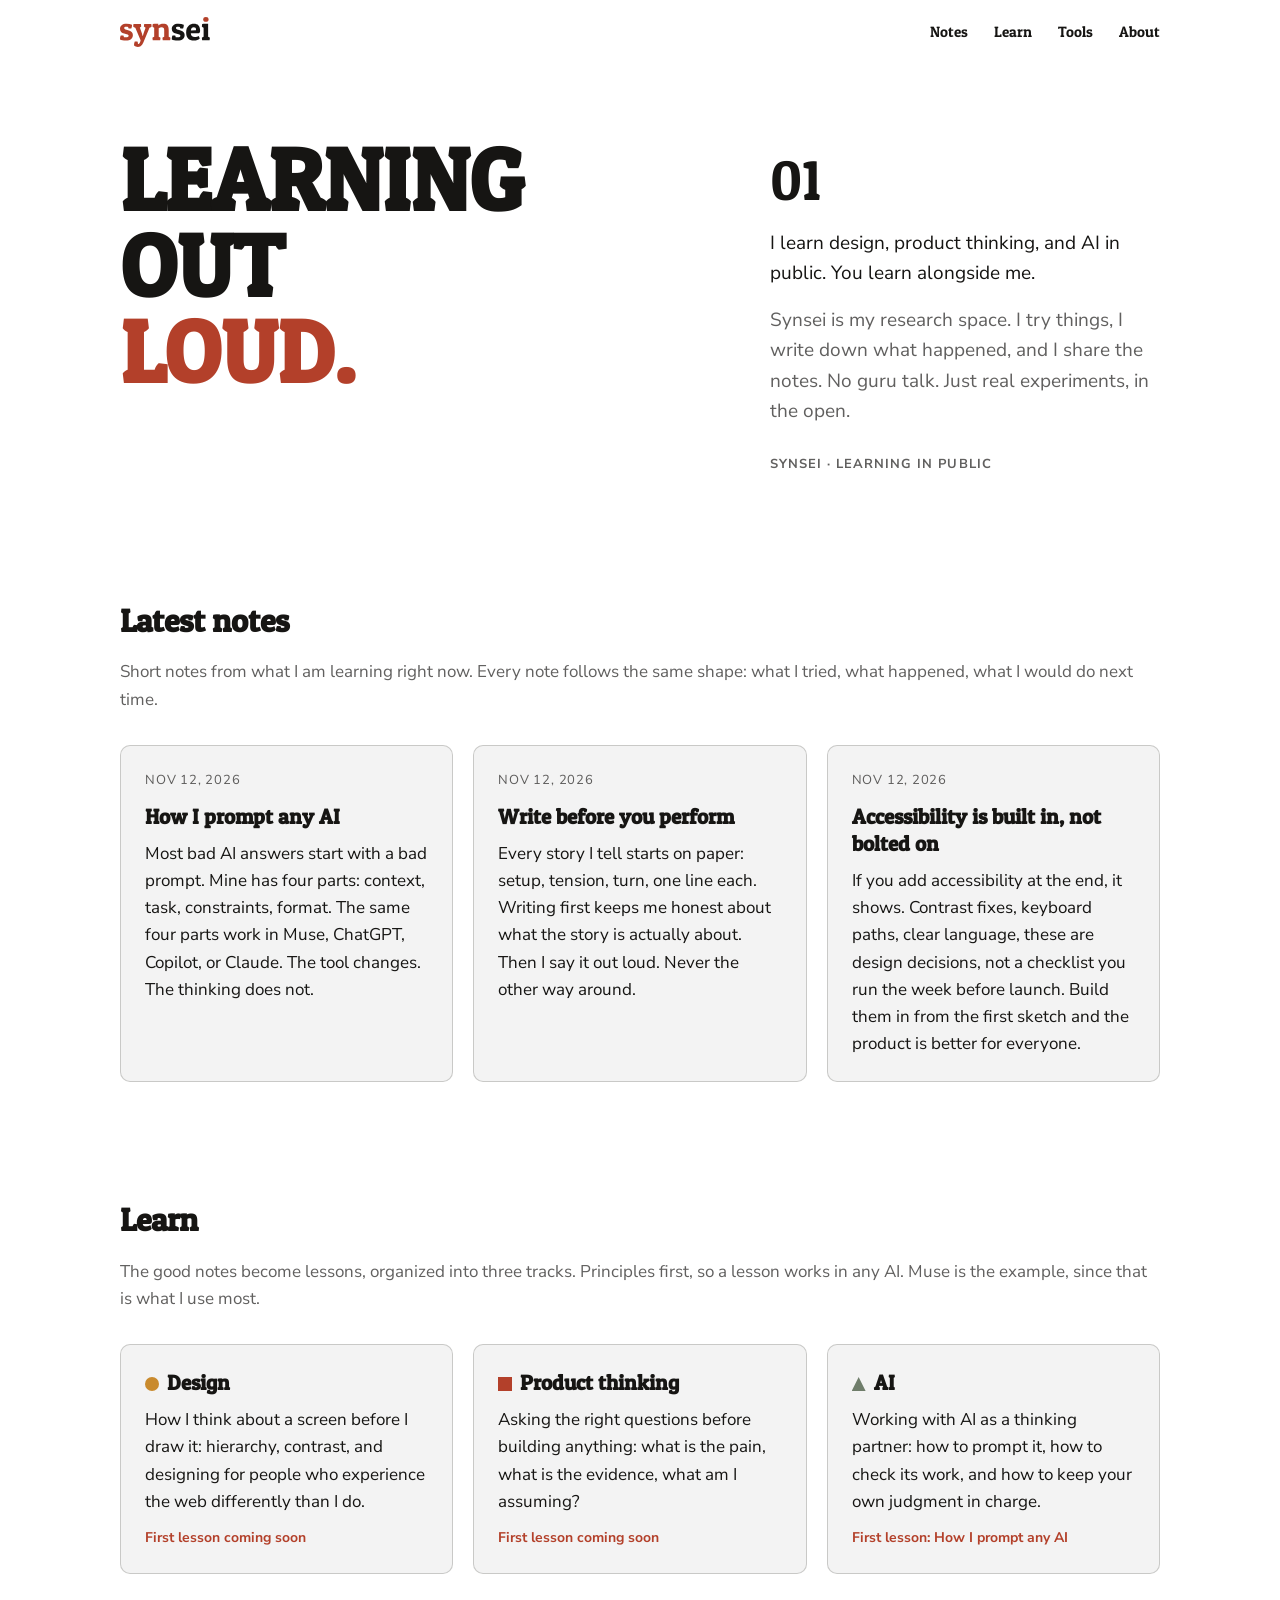
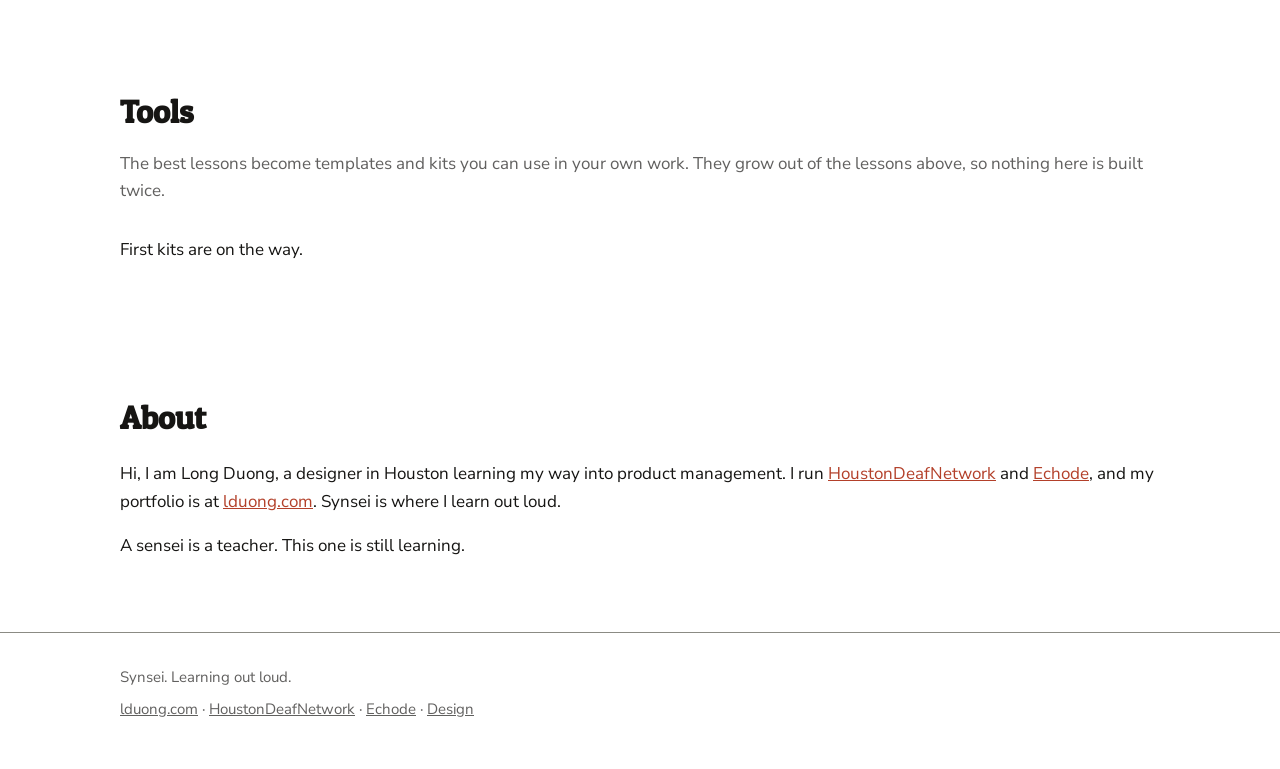
<file: index.html>
<!DOCTYPE html>
<html lang="en">
<head>
<meta charset="utf-8">
<meta name="viewport" content="width=device-width, initial-scale=1">
<title>Synsei — Learning out loud</title>
<meta name="description" content="A research space where Long Duong learns design, product thinking, and AI in public. You learn alongside him.">
<link rel="preconnect" href="https://fonts.googleapis.com">
<link rel="preconnect" href="https://fonts.gstatic.com" crossorigin>
<link href="https://fonts.googleapis.com/css2?family=Patua+One&family=Nunito+Sans:wght@400;600;700&display=swap" rel="stylesheet">
<link rel="stylesheet" href="styles.css?v=6">
<link rel="icon" type="image/svg+xml" href="synsei-icon.svg">
<script async src="https://www.googletagmanager.com/gtm.js?id=GTM-TKNXQMXL"></script>
<script>
  window.dataLayer = window.dataLayer || [];
  function gtag(){dataLayer.push(arguments);}
  gtag('js', new Date());
</script>
</head>
<body>
<a class="skip" href="#notes">Skip to latest notes</a>

<header class="site-header">
  <div class="wrap header-inner">
    <a class="wordmark" href="index.html"><img src="synsei-logo.svg" alt="Synsei" height="30"></a>
    <nav aria-label="Main">
      <a href="#notes">Notes</a>
      <a href="#learn">Learn</a>
      <a href="#tools">Tools</a>
      <a href="#about">About</a>
    </nav>
  </div>
</header>

<main>
  <section class="hero">
    <div class="wrap hero-inner">
      <h1 class="hero-display">Learning out<br><span class="hero-display-red">loud.</span></h1>
      <div class="hero-side">
        <p class="hero-number">01</p>
        <p class="hero-intro">I learn design, product thinking, and AI in public. You learn alongside me.</p>
        <p class="lede">Synsei is my research space. I try things, I write down what happened, and I share the notes. No guru talk. Just real experiments, in the open.</p>
        <p class="hero-label">Synsei · Learning in public</p>
      </div>
    </div>
  </section>

  <section id="notes" class="section">
    <div class="wrap">
      <h2>Latest notes</h2>
      <p class="section-intro">Short notes from what I am learning right now. Every note follows the same shape: what I tried, what happened, what I would do next time.</p>
      <div class="cards">
        <article class="card">
          <p class="card-date">Nov 12, 2026</p>
          <h3>How I prompt any AI</h3>
          <p>Most bad AI answers start with a bad prompt. Mine has four parts: context, task, constraints, format. The same four parts work in Muse, ChatGPT, Copilot, or Claude. The tool changes. The thinking does not.</p>
        </article>
        <article class="card">
          <p class="card-date">Nov 12, 2026</p>
          <h3>Write before you perform</h3>
          <p>Every story I tell starts on paper: setup, tension, turn, one line each. Writing first keeps me honest about what the story is actually about. Then I say it out loud. Never the other way around.</p>
        </article>
        <article class="card">
          <p class="card-date">Nov 12, 2026</p>
          <h3>Accessibility is built in, not bolted on</h3>
          <p>If you add accessibility at the end, it shows. Contrast fixes, keyboard paths, clear language, these are design decisions, not a checklist you run the week before launch. Build them in from the first sketch and the product is better for everyone.</p>
        </article>
      </div>
    </div>
  </section>

  <section id="learn" class="section">
    <div class="wrap">
      <h2>Learn</h2>
      <p class="section-intro">The good notes become lessons, organized into three tracks. Principles first, so a lesson works in any AI. Muse is the example, since that is what I use most.</p>
      <div class="cards">
        <article class="card">
          <h3><span class="track-shape circle" aria-hidden="true"></span>Design</h3>
          <p>How I think about a screen before I draw it: hierarchy, contrast, and designing for people who experience the web differently than I do.</p>
          <p class="card-status">First lesson coming soon</p>
        </article>
        <article class="card">
          <h3><span class="track-shape square" aria-hidden="true"></span>Product thinking</h3>
          <p>Asking the right questions before building anything: what is the pain, what is the evidence, what am I assuming?</p>
          <p class="card-status">First lesson coming soon</p>
        </article>
        <article class="card">
          <h3><span class="track-shape triangle" aria-hidden="true"></span>AI</h3>
          <p>Working with AI as a thinking partner: how to prompt it, how to check its work, and how to keep your own judgment in charge.</p>
          <p class="card-status">First lesson: How I prompt any AI</p>
        </article>
      </div>
    </div>
  </section>

  <section id="tools" class="section">
    <div class="wrap">
      <h2>Tools</h2>
      <p class="section-intro">The best lessons become templates and kits you can use in your own work. They grow out of the lessons above, so nothing here is built twice.</p>
      <p>First kits are on the way.</p>
    </div>
  </section>

  <section id="about" class="section">
    <div class="wrap">
      <h2>About</h2>
      <p>Hi, I am Long Duong, a designer in Houston learning my way into product management. I run <a href="https://www.houstondeafnetwork.com">HoustonDeafNetwork</a> and <a href="https://echode.com">Echode</a>, and my portfolio is at <a href="https://lduong.com">lduong.com</a>. Synsei is where I learn out loud.</p>
      <p>A sensei is a teacher. This one is still learning.</p>
    </div>
  </section>
</main>

<footer class="site-footer">
  <div class="wrap">
    <p>Synsei. Learning out loud.</p>
    <p><a href="https://lduong.com">lduong.com</a> &middot; <a href="https://www.houstondeafnetwork.com">HoustonDeafNetwork</a> &middot; <a href="https://echode.com">Echode</a> &middot; <a href="design/">Design</a></p>
  </div>
</footer>
</body>
</html>
</file>
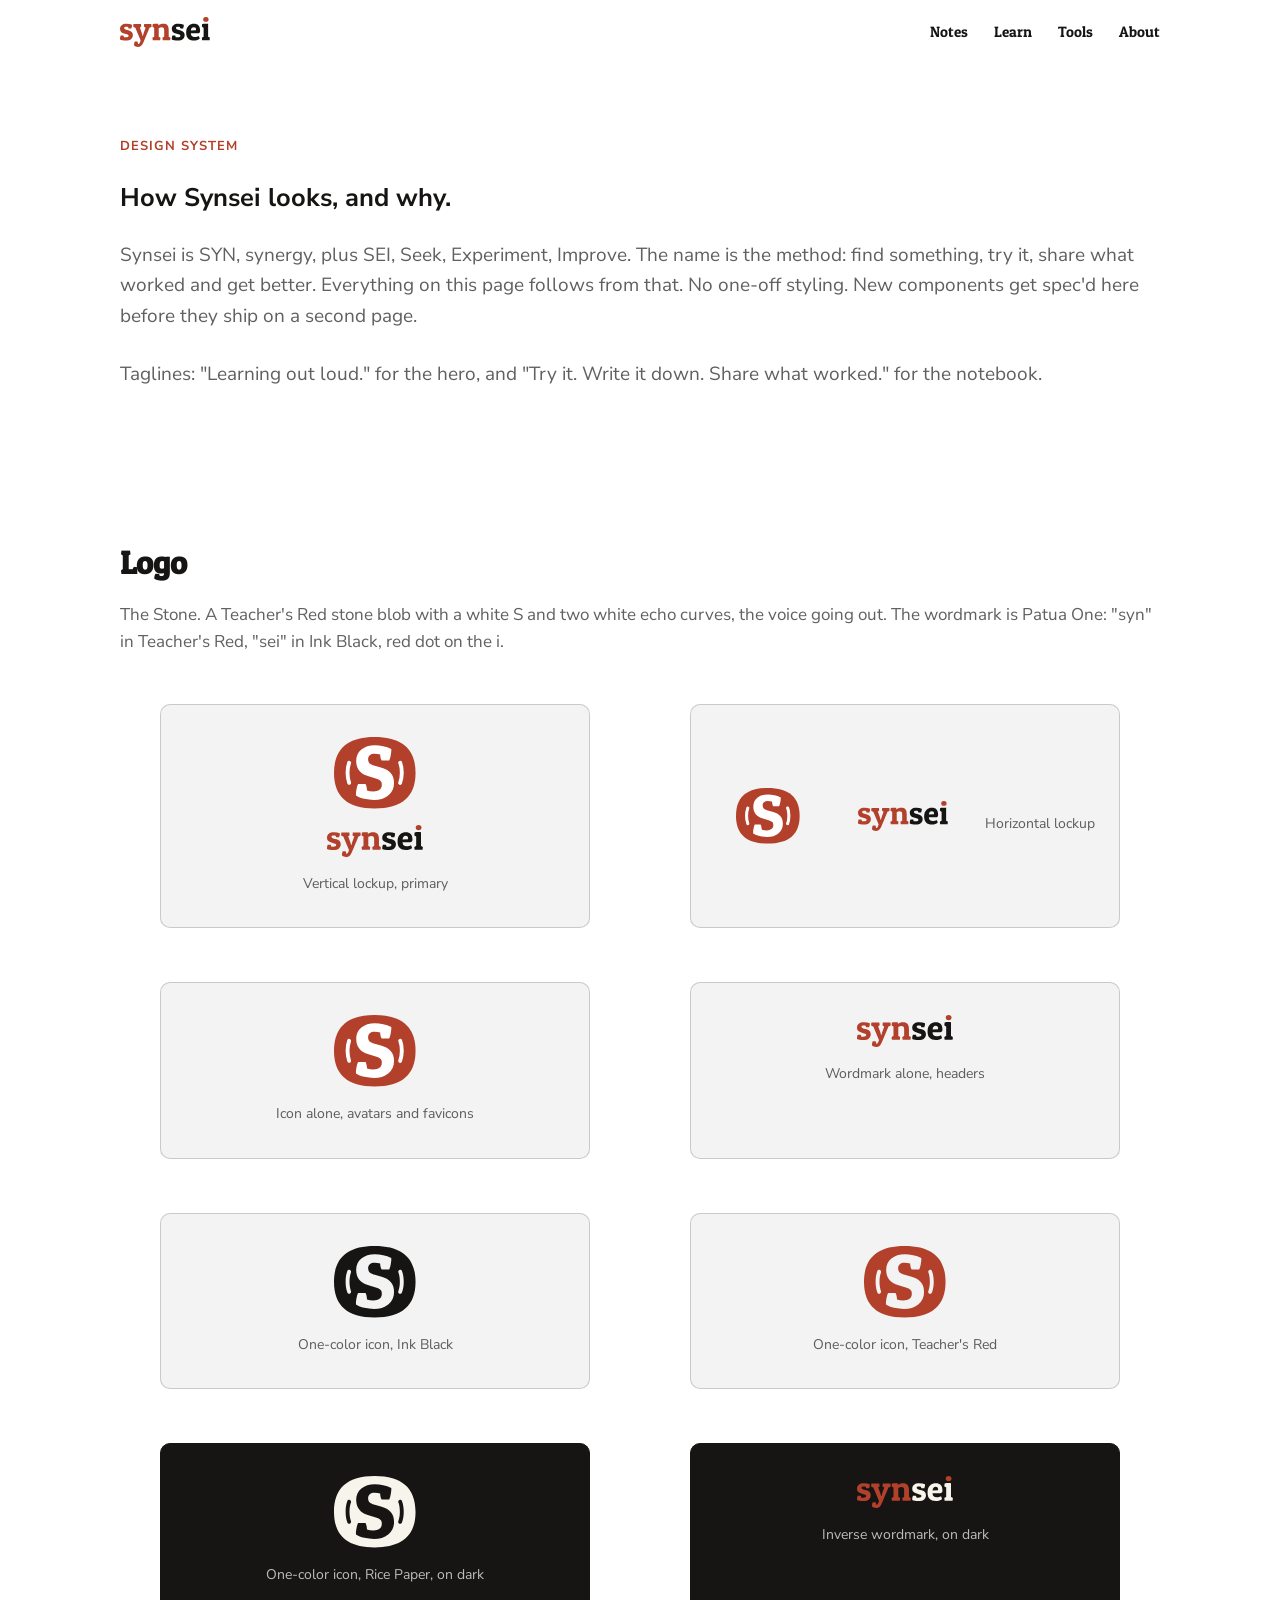
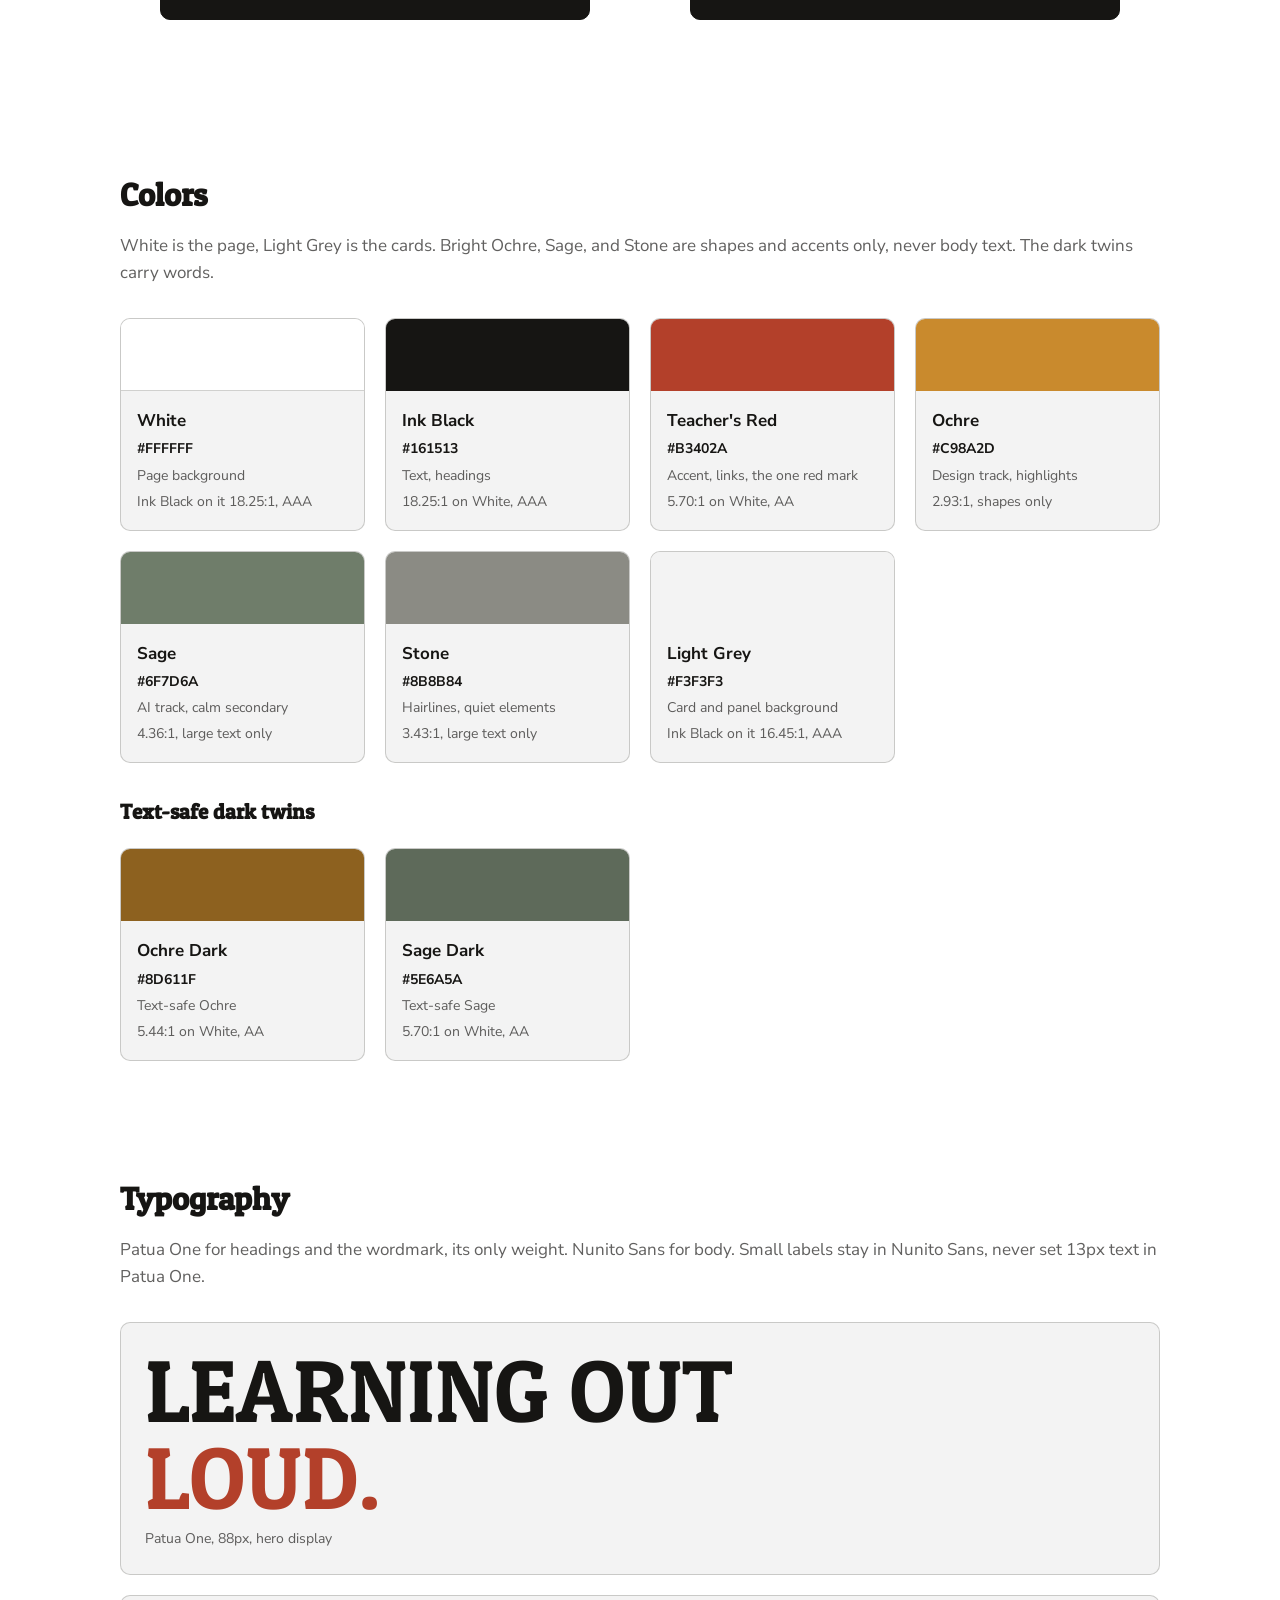
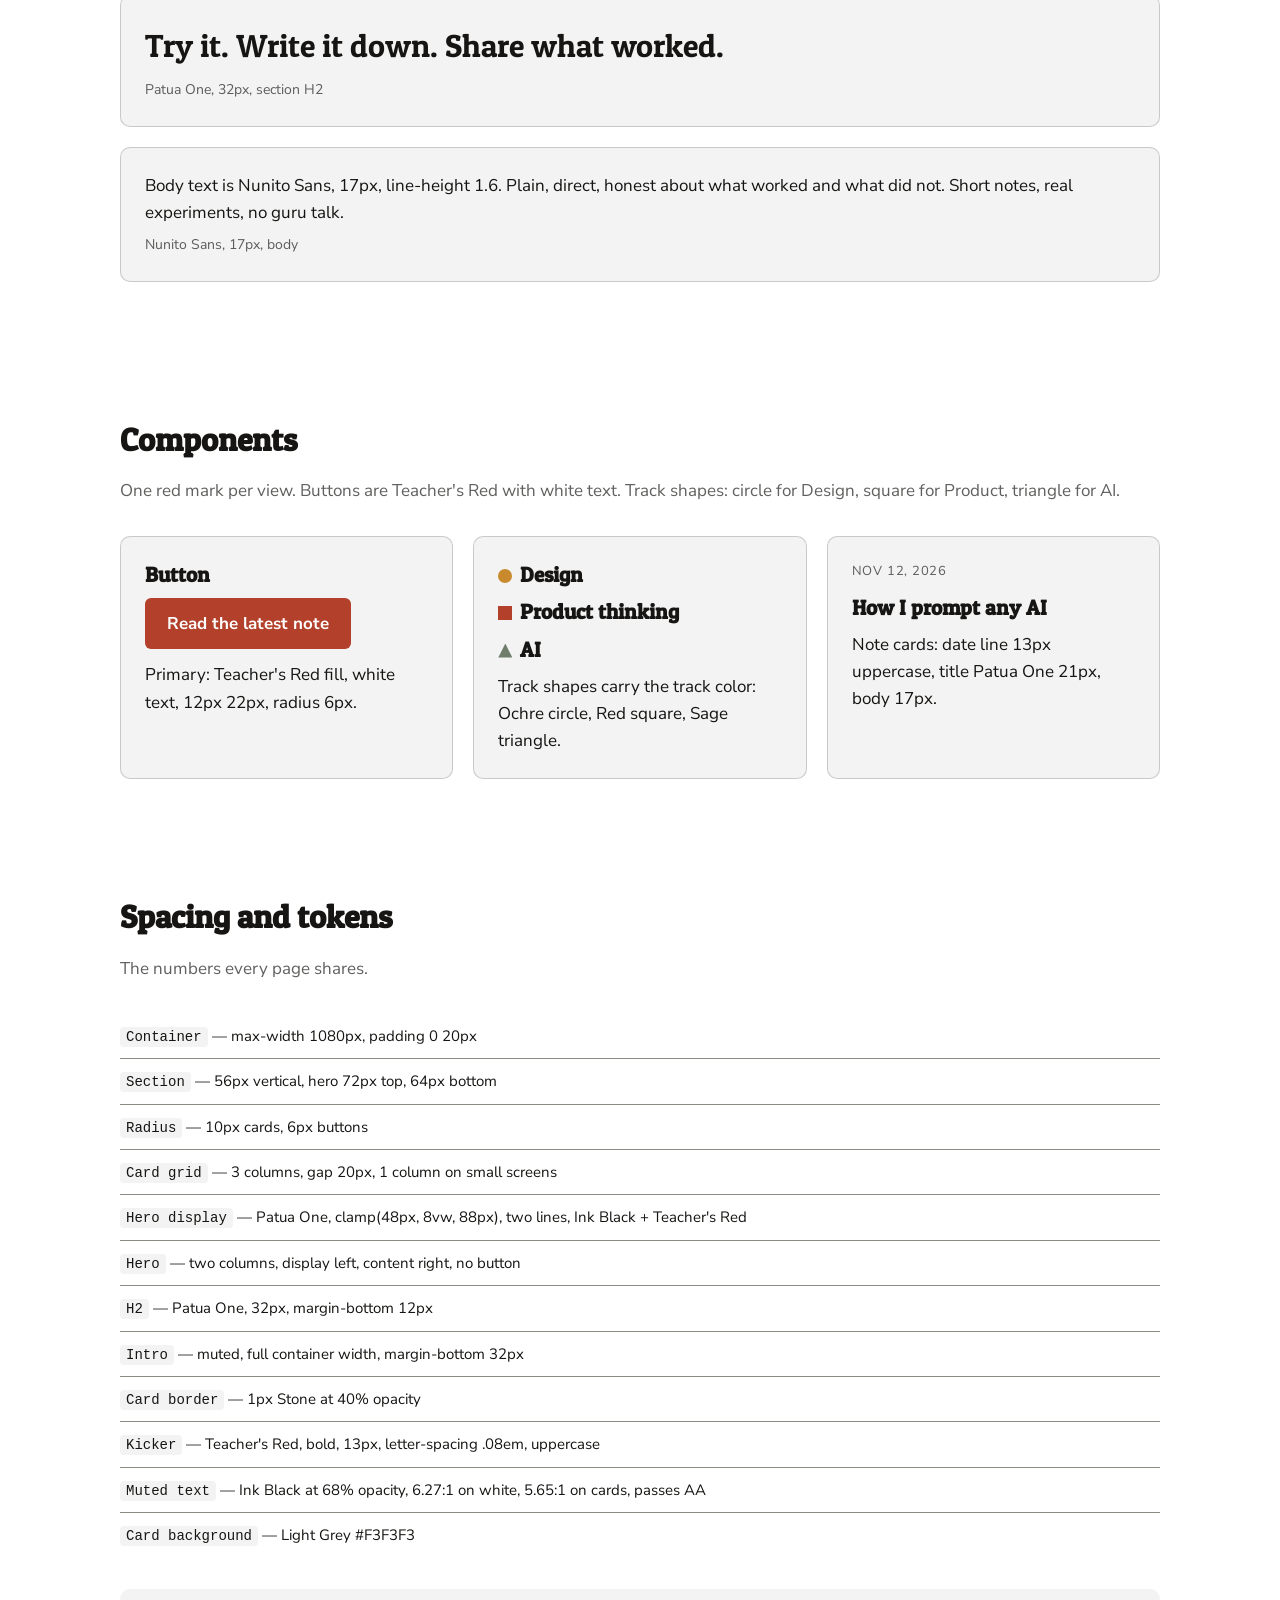
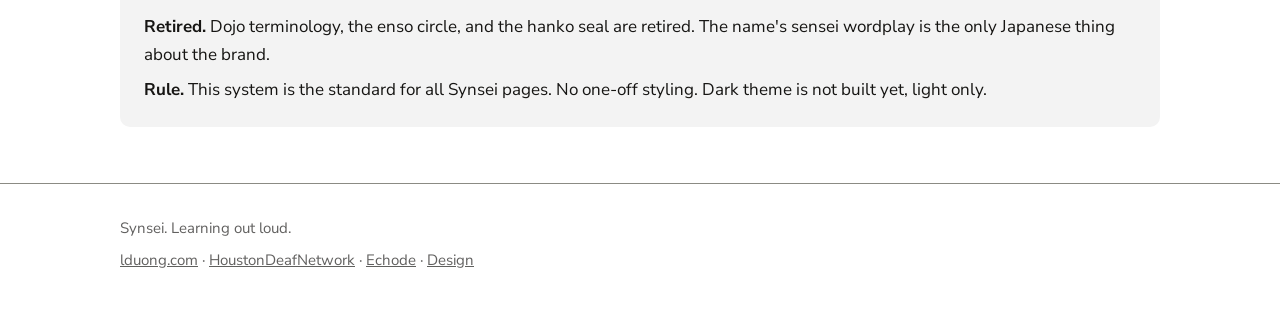
<file: design/index.html>
<!DOCTYPE html>
<html lang="en">
<head>
<meta charset="utf-8">
<meta name="viewport" content="width=device-width, initial-scale=1">
<title>Design — Synsei</title>
<meta name="description" content="The Synsei design system: the logo, colors, type, and components every page is built from.">
<link rel="preconnect" href="https://fonts.googleapis.com">
<link rel="preconnect" href="https://fonts.gstatic.com" crossorigin>
<link href="https://fonts.googleapis.com/css2?family=Patua+One&family=Nunito+Sans:wght@400;600;700&display=swap" rel="stylesheet">
<link rel="stylesheet" href="../styles.css?v=6">
<link rel="stylesheet" href="../design.css?v=5">
<link rel="icon" type="image/svg+xml" href="../synsei-icon.svg">
<script async src="https://www.googletagmanager.com/gtm.js?id=GTM-TKNXQMXL"></script>
<script>
  window.dataLayer = window.dataLayer || [];
  function gtag(){dataLayer.push(arguments);}
  gtag('js', new Date());
</script>
</head>
<body>
<a class="skip" href="#logo">Skip to the design system</a>

<header class="site-header">
  <div class="wrap header-inner">
    <a class="wordmark" href="../index.html"><img src="../synsei-logo.svg" alt="Synsei" height="30"></a>
    <nav aria-label="Main">
      <a href="../index.html#notes">Notes</a>
      <a href="../index.html#learn">Learn</a>
      <a href="../index.html#tools">Tools</a>
      <a href="../index.html#about">About</a>
    </nav>
  </div>
</header>

<main>
  <section class="hero">
    <div class="wrap">
      <p class="kicker">Design system</p>
      <h1>How Synsei looks, and why.</h1>
      <p class="lede">Synsei is SYN, synergy, plus SEI, Seek, Experiment, Improve. The name is the method: find something, try it, share what worked and get better. Everything on this page follows from that. No one-off styling. New components get spec'd here before they ship on a second page.</p>
      <p class="lede">Taglines: "Learning out loud." for the hero, and "Try it. Write it down. Share what worked." for the notebook.</p>
    </div>
  </section>

  <section id="logo" class="section">
    <div class="wrap">
      <h2>Logo</h2>
      <p class="section-intro">The Stone. A Teacher's Red stone blob with a white S and two white echo curves, the voice going out. The wordmark is Patua One: "syn" in Teacher's Red, "sei" in Ink Black, red dot on the i.</p>
      <div class="lockups">
        <figure class="lockup">
          <img class="lockup-icon" src="../synsei-icon.svg" alt="Synsei stone icon">
          <img class="lockup-word" src="../synsei-logo.svg" alt="Synsei wordmark">
          <figcaption>Vertical lockup, primary</figcaption>
        </figure>
        <figure class="lockup horizontal">
          <img class="lockup-icon" src="../synsei-icon.svg" alt="Synsei stone icon">
          <img class="lockup-word" src="../synsei-logo.svg" alt="Synsei wordmark">
          <figcaption>Horizontal lockup</figcaption>
        </figure>
        <figure class="lockup">
          <img class="lockup-icon" src="../synsei-icon.svg" alt="Synsei stone icon">
          <figcaption>Icon alone, avatars and favicons</figcaption>
        </figure>
        <figure class="lockup">
          <img class="lockup-word" src="../synsei-logo.svg" alt="Synsei wordmark">
          <figcaption>Wordmark alone, headers</figcaption>
        </figure>
      </div>
      <div class="lockups">
        <figure class="lockup">
          <img class="lockup-icon" src="../synsei-icon-black.svg" alt="Synsei icon in Ink Black">
          <figcaption>One-color icon, Ink Black</figcaption>
        </figure>
        <figure class="lockup">
          <img class="lockup-icon" src="../synsei-icon-red.svg" alt="Synsei icon in Teacher's Red">
          <figcaption>One-color icon, Teacher's Red</figcaption>
        </figure>
        <figure class="lockup dark">
          <img class="lockup-icon" src="../synsei-icon-rice-paper.svg" alt="Synsei icon in Rice Paper">
          <figcaption>One-color icon, Rice Paper, on dark</figcaption>
        </figure>
        <figure class="lockup dark">
          <img class="lockup-word" src="../synsei-wordmark-inverse.svg" alt="Synsei inverse wordmark">
          <figcaption>Inverse wordmark, on dark</figcaption>
        </figure>
      </div>
    </div>
  </section>

  <section id="colors" class="section">
    <div class="wrap">
      <h2>Colors</h2>
      <p class="section-intro">White is the page, Light Grey is the cards. Bright Ochre, Sage, and Stone are shapes and accents only, never body text. The dark twins carry words.</p>
      <div class="swatches">
        <article class="swatch">
          <div class="chip" style="background:#ffffff;border-bottom:1px solid var(--card-line)"></div>
          <div class="swatch-body">
            <h3>White</h3>
            <p class="hex">#FFFFFF</p>
            <p>Page background</p>
            <p>Ink Black on it 18.25:1, AAA</p>
          </div>
        </article>
        <article class="swatch">
          <div class="chip" style="background:#161513"></div>
          <div class="swatch-body">
            <h3>Ink Black</h3>
            <p class="hex">#161513</p>
            <p>Text, headings</p>
            <p>18.25:1 on White, AAA</p>
          </div>
        </article>
        <article class="swatch">
          <div class="chip" style="background:#b3402a"></div>
          <div class="swatch-body">
            <h3>Teacher's Red</h3>
            <p class="hex">#B3402A</p>
            <p>Accent, links, the one red mark</p>
            <p>5.70:1 on White, AA</p>
          </div>
        </article>
        <article class="swatch">
          <div class="chip" style="background:#c98a2d"></div>
          <div class="swatch-body">
            <h3>Ochre</h3>
            <p class="hex">#C98A2D</p>
            <p>Design track, highlights</p>
            <p>2.93:1, shapes only</p>
          </div>
        </article>
        <article class="swatch">
          <div class="chip" style="background:#6f7d6a"></div>
          <div class="swatch-body">
            <h3>Sage</h3>
            <p class="hex">#6F7D6A</p>
            <p>AI track, calm secondary</p>
            <p>4.36:1, large text only</p>
          </div>
        </article>
        <article class="swatch">
          <div class="chip" style="background:#8b8b84"></div>
          <div class="swatch-body">
            <h3>Stone</h3>
            <p class="hex">#8B8B84</p>
            <p>Hairlines, quiet elements</p>
            <p>3.43:1, large text only</p>
          </div>
        </article>
        <article class="swatch">
          <div class="chip" style="background:#f3f3f3"></div>
          <div class="swatch-body">
            <h3>Light Grey</h3>
            <p class="hex">#F3F3F3</p>
            <p>Card and panel background</p>
            <p>Ink Black on it 16.45:1, AAA</p>
          </div>
        </article>
        <h3 class="swatch-subtitle">Text-safe dark twins</h3>
        <article class="swatch">
          <div class="chip" style="background:#8d611f"></div>
          <div class="swatch-body">
            <h3>Ochre Dark</h3>
            <p class="hex">#8D611F</p>
            <p>Text-safe Ochre</p>
            <p>5.44:1 on White, AA</p>
          </div>
        </article>
        <article class="swatch">
          <div class="chip" style="background:#5e6a5a"></div>
          <div class="swatch-body">
            <h3>Sage Dark</h3>
            <p class="hex">#5E6A5A</p>
            <p>Text-safe Sage</p>
            <p>5.70:1 on White, AA</p>
          </div>
        </article>
      </div>
    </div>
  </section>

  <section id="type" class="section">
    <div class="wrap">
      <h2>Typography</h2>
      <p class="section-intro">Patua One for headings and the wordmark, its only weight. Nunito Sans for body. Small labels stay in Nunito Sans, never set 13px text in Patua One.</p>
      <div class="specimen">
        <p class="sample-display">Learning out<br><span class="hero-display-red">loud.</span></p>
        <p class="sample-note">Patua One, 88px, hero display</p>
      </div>
      <div class="specimen">
        <p class="sample-h2">Try it. Write it down. Share what worked.</p>
        <p class="sample-note">Patua One, 32px, section H2</p>
      </div>
      <div class="specimen">
        <p class="sample-body">Body text is Nunito Sans, 17px, line-height 1.6. Plain, direct, honest about what worked and what did not. Short notes, real experiments, no guru talk.</p>
        <p class="sample-note">Nunito Sans, 17px, body</p>
      </div>
    </div>
  </section>

  <section id="components" class="section">
    <div class="wrap">
      <h2>Components</h2>
      <p class="section-intro">One red mark per view. Buttons are Teacher's Red with white text. Track shapes: circle for Design, square for Product, triangle for AI.</p>
      <div class="cards">
        <article class="card">
          <h3>Button</h3>
          <p><a class="button" href="#components">Read the latest note</a></p>
          <p>Primary: Teacher's Red fill, white text, 12px 22px, radius 6px.</p>
        </article>
        <article class="card">
          <h3><span class="track-shape circle" aria-hidden="true"></span>Design</h3>
          <h3><span class="track-shape square" aria-hidden="true"></span>Product thinking</h3>
          <h3><span class="track-shape triangle" aria-hidden="true"></span>AI</h3>
          <p>Track shapes carry the track color: Ochre circle, Red square, Sage triangle.</p>
        </article>
        <article class="card">
          <p class="card-date">Nov 12, 2026</p>
          <h3>How I prompt any AI</h3>
          <p>Note cards: date line 13px uppercase, title Patua One 21px, body 17px.</p>
        </article>
      </div>
    </div>
  </section>

  <section id="tokens" class="section">
    <div class="wrap">
      <h2>Spacing and tokens</h2>
      <p class="section-intro">The numbers every page shares.</p>
      <ul class="tokens">
        <li><code>Container</code> — max-width 1080px, padding 0 20px</li>
        <li><code>Section</code> — 56px vertical, hero 72px top, 64px bottom</li>
        <li><code>Radius</code> — 10px cards, 6px buttons</li>
        <li><code>Card grid</code> — 3 columns, gap 20px, 1 column on small screens</li>
        <li><code>Hero display</code> — Patua One, clamp(48px, 8vw, 88px), two lines, Ink Black + Teacher's Red</li>
        <li><code>Hero</code> — two columns, display left, content right, no button</li>
        <li><code>H2</code> — Patua One, 32px, margin-bottom 12px</li>
        <li><code>Intro</code> — muted, full container width, margin-bottom 32px</li>
        <li><code>Card border</code> — 1px Stone at 40% opacity</li>
        <li><code>Kicker</code> — Teacher's Red, bold, 13px, letter-spacing .08em, uppercase</li>
        <li><code>Muted text</code> — Ink Black at 68% opacity, 6.27:1 on white, 5.65:1 on cards, passes AA</li>
        <li><code>Card background</code> — Light Grey #F3F3F3</li>
      </ul>
      <div class="design-note" style="margin-top:32px">
        <p><strong>Retired.</strong> Dojo terminology, the enso circle, and the hanko seal are retired. The name's sensei wordplay is the only Japanese thing about the brand.</p>
        <p><strong>Rule.</strong> This system is the standard for all Synsei pages. No one-off styling. Dark theme is not built yet, light only.</p>
      </div>
    </div>
  </section>
</main>

<footer class="site-footer">
  <div class="wrap">
    <p>Synsei. Learning out loud.</p>
    <p><a href="https://lduong.com">lduong.com</a> &middot; <a href="https://www.houstondeafnetwork.com">HoustonDeafNetwork</a> &middot; <a href="https://echode.com">Echode</a> &middot; <a href="./">Design</a></p>
  </div>
</footer>
</body>
</html>
</file>
<file: styles.css>
/* Synsei — built to ~/workspace/synsei/design-system.md. No build step.
   Tokens: White, Light Grey, Ink Black, Teacher's Red, Ochre, Sage, Stone.
   Headings Patua One, body Nunito Sans. */

:root {
  --paper: #ffffff;
  --card: #f3f3f3;
  --ink: #161513;
  --accent: #b3402a;
  --accent-hover: #96291a;
  --ochre: #c98a2d;
  --ochre-dark: #8d611f;
  --sage: #6f7d6a;
  --sage-dark: #5e6a5a;
  --stone: #8b8b84;
  --line: #8b8b84;
  --card-line: rgba(139, 139, 132, 0.4);
  --muted: rgba(22, 21, 19, 0.68);
  --display: "Patua One", Georgia, "Times New Roman", serif;
  --sans: "Nunito Sans", -apple-system, BlinkMacSystemFont, "Segoe UI", Roboto, Helvetica, Arial, sans-serif;
}

* { box-sizing: border-box; }

body {
  margin: 0;
  background: var(--paper);
  color: var(--ink);
  font-family: var(--sans);
  font-size: 17px;
  line-height: 1.6;
}

.wrap {
  max-width: 1080px;
  margin: 0 auto;
  padding: 0 20px;
}

a { color: var(--accent); }
a:hover { text-decoration-thickness: 2px; }

.skip {
  position: absolute;
  left: -999px;
  top: 0;
  background: var(--ink);
  color: #fff;
  padding: 8px 14px;
}
.skip:focus { left: 8px; top: 8px; }

/* Header — wordmark is the real logo SVG, nav in Patua One */

.site-header {
  position: sticky;
  top: 0;
  z-index: 10;
  background: var(--paper);
}
.header-inner {
  display: flex;
  align-items: center;
  justify-content: space-between;
  min-height: 64px;
}
.wordmark {
  display: inline-flex;
  align-items: center;
  text-decoration: none;
}
.wordmark img {
  display: block;
  height: 30px;
  width: auto;
}
.site-header nav a {
  font-family: var(--display);
  color: var(--ink);
  text-decoration: none;
  margin-left: 22px;
  font-size: 15px;
}
.site-header nav a:hover { color: var(--accent); }

/* Hero — big display type left, content right, no button */

.hero { padding: 72px 0 64px; }
.hero-inner {
  display: grid;
  grid-template-columns: 1.5fr 1fr;
  gap: 64px;
  align-items: start;
}
.hero-display {
  font-family: var(--display);
  font-size: clamp(48px, 8vw, 88px);
  line-height: 0.98;
  text-transform: uppercase;
  margin: 0;
}
.hero-display-red { color: var(--accent); }
.hero-side { padding-top: 16px; }
.hero-number {
  font-family: var(--display);
  font-size: 56px;
  line-height: 1;
  margin: 0 0 20px;
}
.hero-intro {
  font-size: 19px;
  margin: 0 0 16px;
}
.hero-label {
  font-weight: bold;
  font-size: 13px;
  letter-spacing: 0.08em;
  text-transform: uppercase;
  color: var(--muted);
  margin: 0;
}
.kicker {
  color: var(--accent);
  font-weight: bold;
  letter-spacing: 0.08em;
  text-transform: uppercase;
  font-size: 13px;
  margin: 0 0 16px;
}
.lede {
  font-size: 19px;
  color: var(--muted);
  margin: 0 0 28px;
}
.button {
  display: inline-block;
  background: var(--accent);
  color: #fff;
  text-decoration: none;
  font-weight: bold;
  padding: 12px 22px;
  border-radius: 6px;
}
.button:hover { background: var(--accent-hover); color: #fff; }

/* Sections */

.section { padding: 56px 0; }
section[id] { scroll-margin-top: 80px; }
.section h2 {
  font-family: var(--display);
  font-size: 32px;
  margin: 0 0 12px;
}
.section-intro {
  color: var(--muted);
  margin: 0 0 32px;
}

/* Cards */

.cards {
  display: grid;
  grid-template-columns: repeat(3, 1fr);
  gap: 20px;
}
.card {
  background: var(--card);
  border: 1px solid var(--card-line);
  border-radius: 10px;
  padding: 24px;
}
.card h3 {
  font-family: var(--display);
  font-size: 21px;
  margin: 0 0 10px;
  line-height: 1.3;
}
.card p { margin: 0 0 12px; }
.card p:last-child { margin-bottom: 0; }
.card-date {
  color: var(--muted);
  font-size: 13px;
  text-transform: uppercase;
  letter-spacing: 0.06em;
  margin: 0 0 8px;
}
.card-status {
  color: var(--accent);
  font-size: 14px;
  font-weight: bold;
}

/* Track shapes — circle Design, square Product, triangle AI */

.track-shape {
  display: inline-block;
  width: 14px;
  height: 14px;
  margin-right: 8px;
  vertical-align: -1px;
}
.track-shape.circle { background: var(--ochre); border-radius: 50%; }
.track-shape.square { background: var(--accent); }
.track-shape.triangle {
  background: var(--sage);
  clip-path: polygon(50% 0, 100% 100%, 0 100%);
}



.site-footer {
  border-top: 1px solid var(--line);
  padding: 32px 0 40px;
  color: var(--muted);
  font-size: 15px;
}
.site-footer p { margin: 0 0 8px; }
.site-footer a { color: var(--muted); }
.site-footer a:hover { color: var(--accent); }

/* Small screens */

@media (max-width: 760px) {
  .hero { padding: 48px 0 40px; }
  .hero-inner { grid-template-columns: 1fr; gap: 32px; }
  .hero-side { padding-top: 0; }
  .cards { grid-template-columns: 1fr; }
  .site-header nav a { margin-left: 14px; }
}
</file>
<file: design.css>
/* Synsei design page — specimens only. Tokens live in styles.css. */

.lockups {
  display: grid;
  grid-template-columns: repeat(2, 1fr);
  gap: 20px;
  margin-bottom: 20px;
}
.lockup {
  background: var(--card);
  border: 1px solid var(--card-line);
  border-radius: 10px;
  padding: 32px 24px;
  text-align: center;
}
.lockup img { display: block; margin: 0 auto; }
.lockup .lockup-icon { height: 72px; width: auto; margin-bottom: 16px; }
.lockup .lockup-word { height: 32px; width: auto; }
.lockup.horizontal {
  display: flex;
  align-items: center;
  justify-content: center;
  gap: 16px;
}
.lockup.horizontal .lockup-icon { height: 56px; margin-bottom: 0; }
.lockup.horizontal .lockup-word { height: 30px; }
.lockup figcaption {
  margin-top: 16px;
  color: var(--muted);
  font-size: 14px;
}
.lockup.dark { background: var(--ink); border-color: var(--ink); }
.lockup.dark figcaption { color: rgba(247, 244, 236, 0.75); }

.swatches {
  display: grid;
  grid-template-columns: repeat(4, 1fr);
  gap: 20px;
}
.swatch {
  background: var(--card);
  border: 1px solid var(--card-line);
  border-radius: 10px;
  overflow: hidden;
}
.swatch .chip { height: 72px; }
.swatch .swatch-body { padding: 16px; }
.swatch h3 { font-size: 17px; margin: 0 0 4px; }
.swatch p { margin: 0 0 4px; font-size: 14px; color: var(--muted); }
.swatch p:last-child { margin-bottom: 0; }
.swatch .hex { font-weight: bold; color: var(--ink); }
.swatch-subtitle {
  grid-column: 1 / -1;
  font-family: var(--display);
  font-size: 21px;
  margin: 12px 0 0;
}

.specimen {
  background: var(--card);
  border: 1px solid var(--card-line);
  border-radius: 10px;
  padding: 24px;
  margin-bottom: 20px;
}
.specimen .sample-display {
  font-family: var(--display);
  font-size: clamp(48px, 8vw, 88px);
  line-height: 0.98;
  text-transform: uppercase;
  margin: 0 0 8px;
}
.specimen .sample-h2 {
  font-family: var(--display);
  font-size: 32px;
  margin: 0 0 8px;
}
.specimen .sample-body { margin: 0 0 8px; }
.specimen .sample-note { color: var(--muted); font-size: 14px; margin: 0; }

.tokens { list-style: none; padding: 0; margin: 0; }
.tokens li {
  padding: 10px 0;
  border-bottom: 1px solid var(--line);
  font-size: 15px;
}
.tokens li:last-child { border-bottom: 0; }
.tokens code {
  font-family: ui-monospace, "SF Mono", Menlo, Consolas, monospace;
  font-size: 14px;
  background: var(--card);
  padding: 2px 6px;
  border-radius: 4px;
}

.design-note {
  background: var(--card);
  border-radius: 10px;
  padding: 24px;
}
.design-note p { margin: 0 0 8px; }
.design-note p:last-child { margin-bottom: 0; }

@media (max-width: 760px) {
  .lockups { grid-template-columns: 1fr; }
  .swatches { grid-template-columns: repeat(2, 1fr); }
}
</file>
